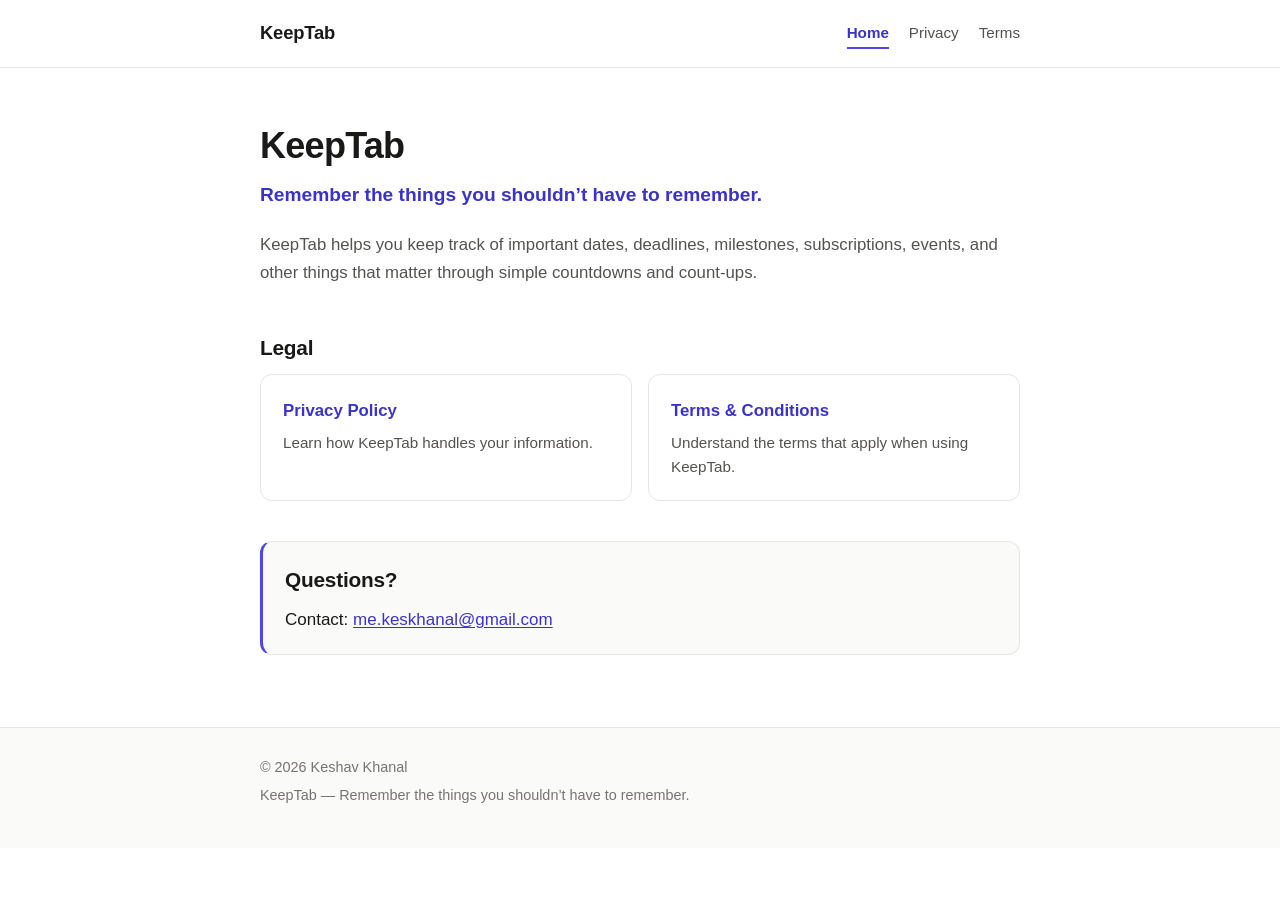
<file: index.html>
<!DOCTYPE html>
<html lang="en">
<head>
<meta charset="utf-8">
<meta name="viewport" content="width=device-width, initial-scale=1">
<title>KeepTab | Legal</title>
<meta name="description" content="Legal information for KeepTab, a countdown, count-up and deadline tracking app by Keshav Khanal. Read the Privacy Policy and Terms &amp; Conditions.">
<link rel="canonical" href="./index.html">
<link rel="stylesheet" href="./styles.css">
</head>
<body>

<header class="site-header">
  <div class="wrap">
    <a class="brand" href="./index.html">KeepTab</a>
    <nav class="site-nav" aria-label="Primary">
      <a href="./index.html" aria-current="page">Home</a>
      <a href="./privacy.html">Privacy</a>
      <a href="./terms.html">Terms</a>
    </nav>
  </div>
</header>

<main>
  <div class="wrap">
    <h1>KeepTab</h1>
    <p class="tagline">Remember the things you shouldn&rsquo;t have to remember.</p>
    <p class="lede">KeepTab helps you keep track of important dates, deadlines, milestones, subscriptions, events, and other things that matter through simple countdowns and count-ups.</p>

    <h2>Legal</h2>
    <div class="cards">
      <a class="card" href="./privacy.html">
        <span class="card-title">Privacy Policy</span>
        <span class="card-desc">Learn how KeepTab handles your information.</span>
      </a>
      <a class="card" href="./terms.html">
        <span class="card-title">Terms &amp; Conditions</span>
        <span class="card-desc">Understand the terms that apply when using KeepTab.</span>
      </a>
    </div>

    <section class="contact" aria-labelledby="questions">
      <h2 id="questions" class="flush">Questions?</h2>
      <p>Contact: <a href="mailto:me.keskhanal@gmail.com">me.keskhanal@gmail.com</a></p>
    </section>
  </div>
</main>

<footer class="site-footer">
  <div class="wrap">
    <p>&copy; 2026 Keshav Khanal</p>
    <p>KeepTab &mdash; Remember the things you shouldn&rsquo;t have to remember.</p>
  </div>
</footer>

</body>
</html>
</file>
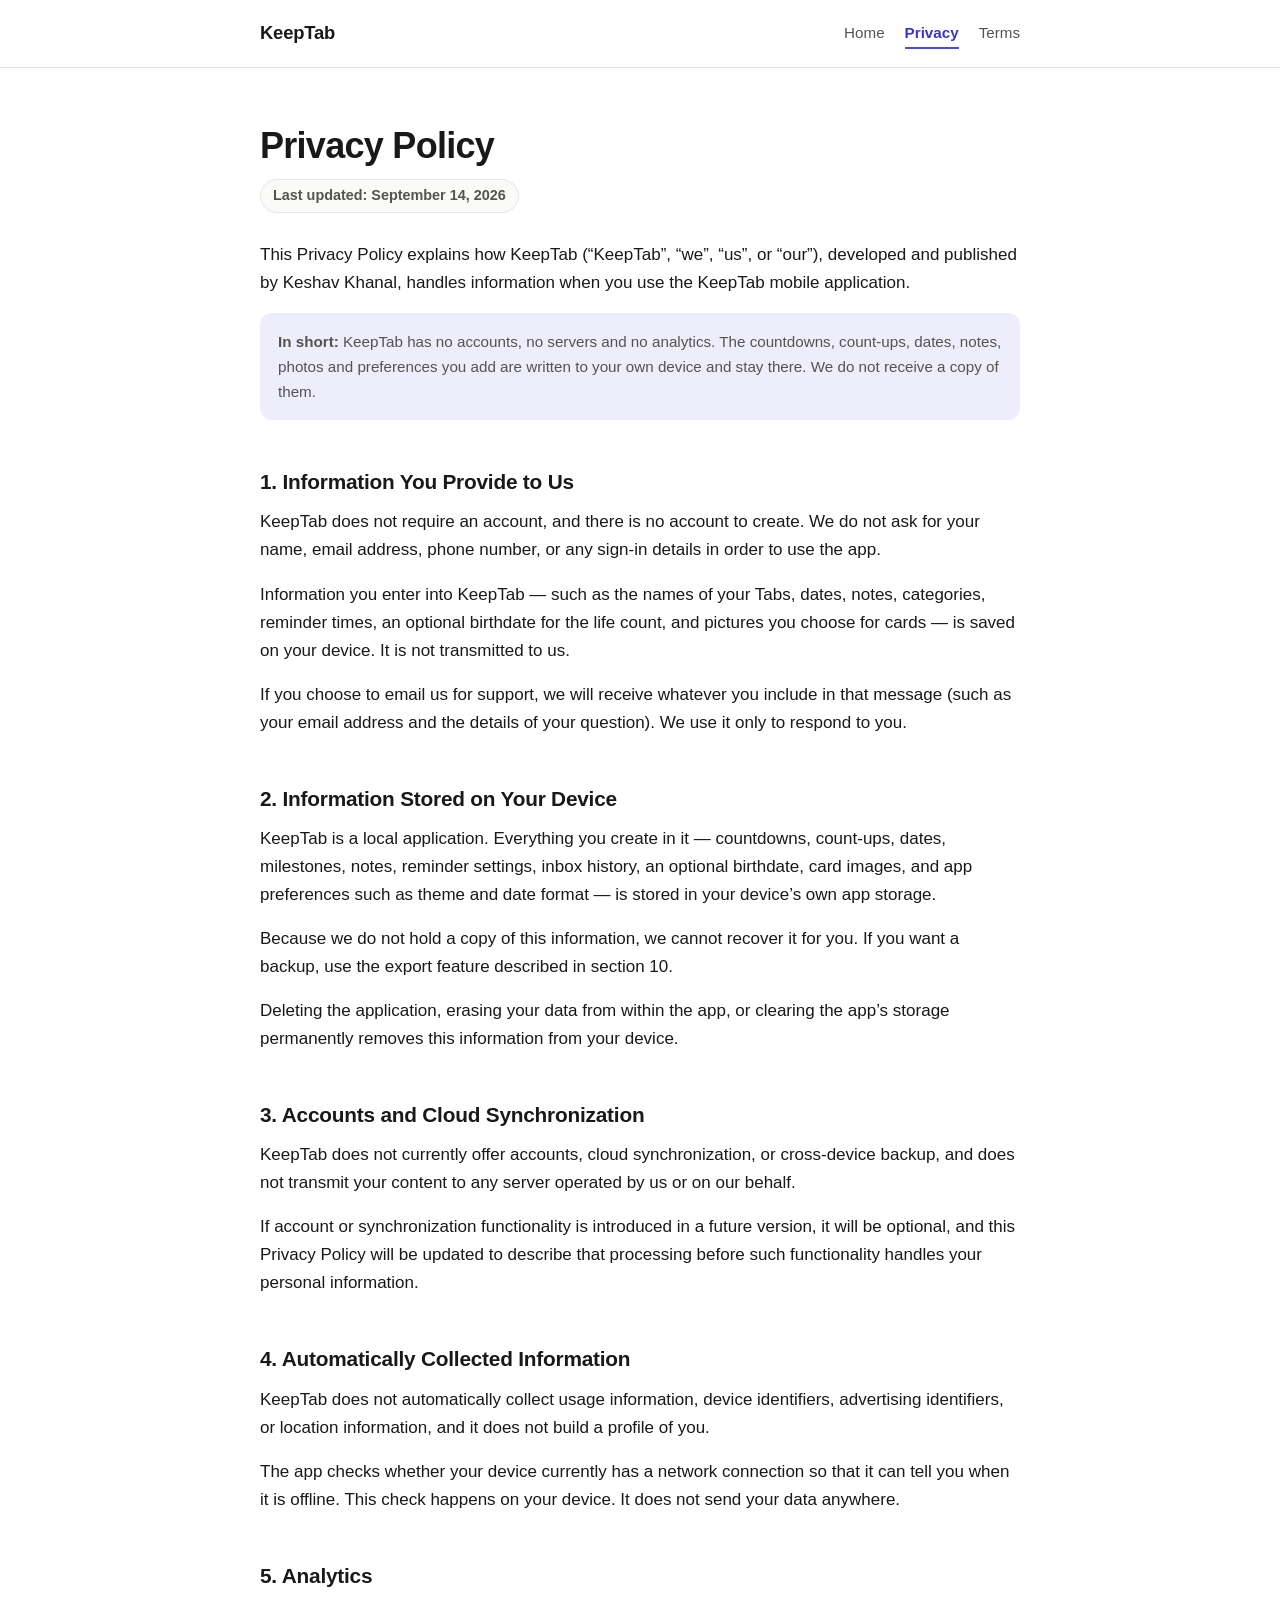
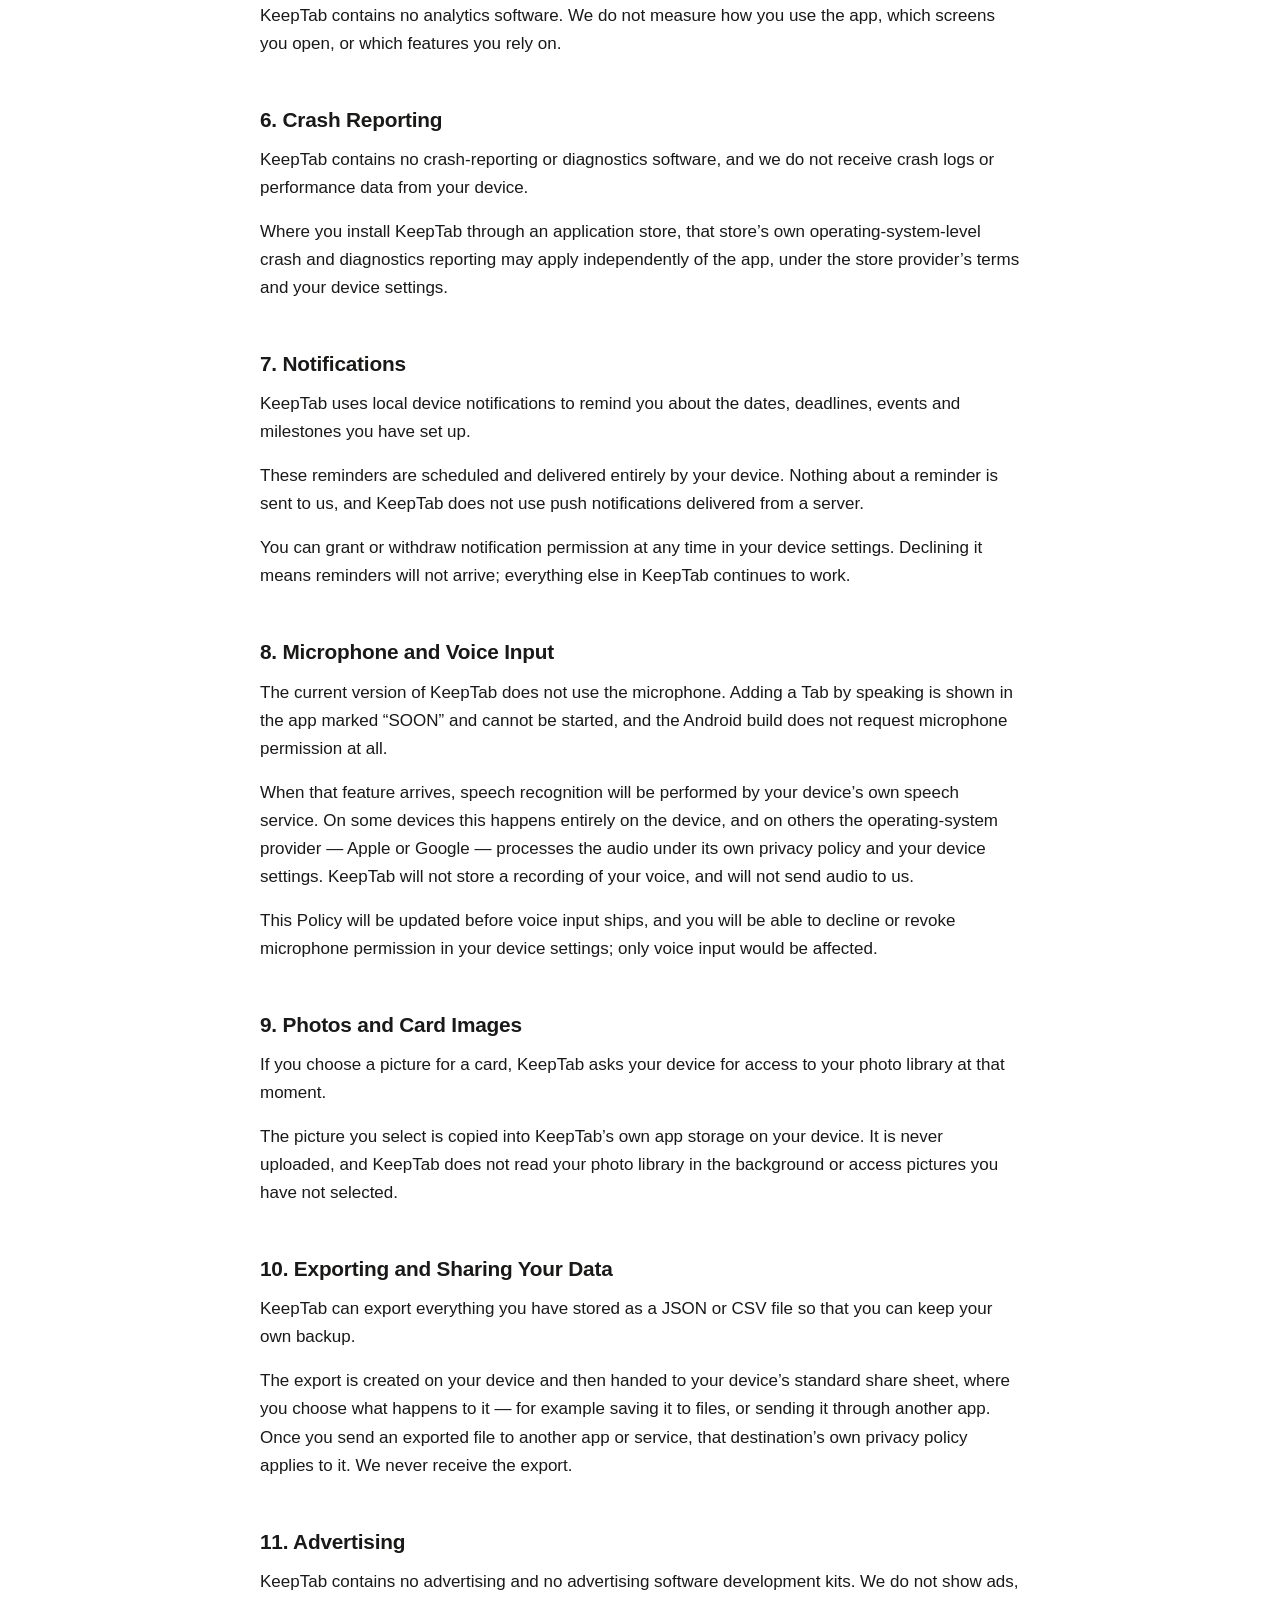
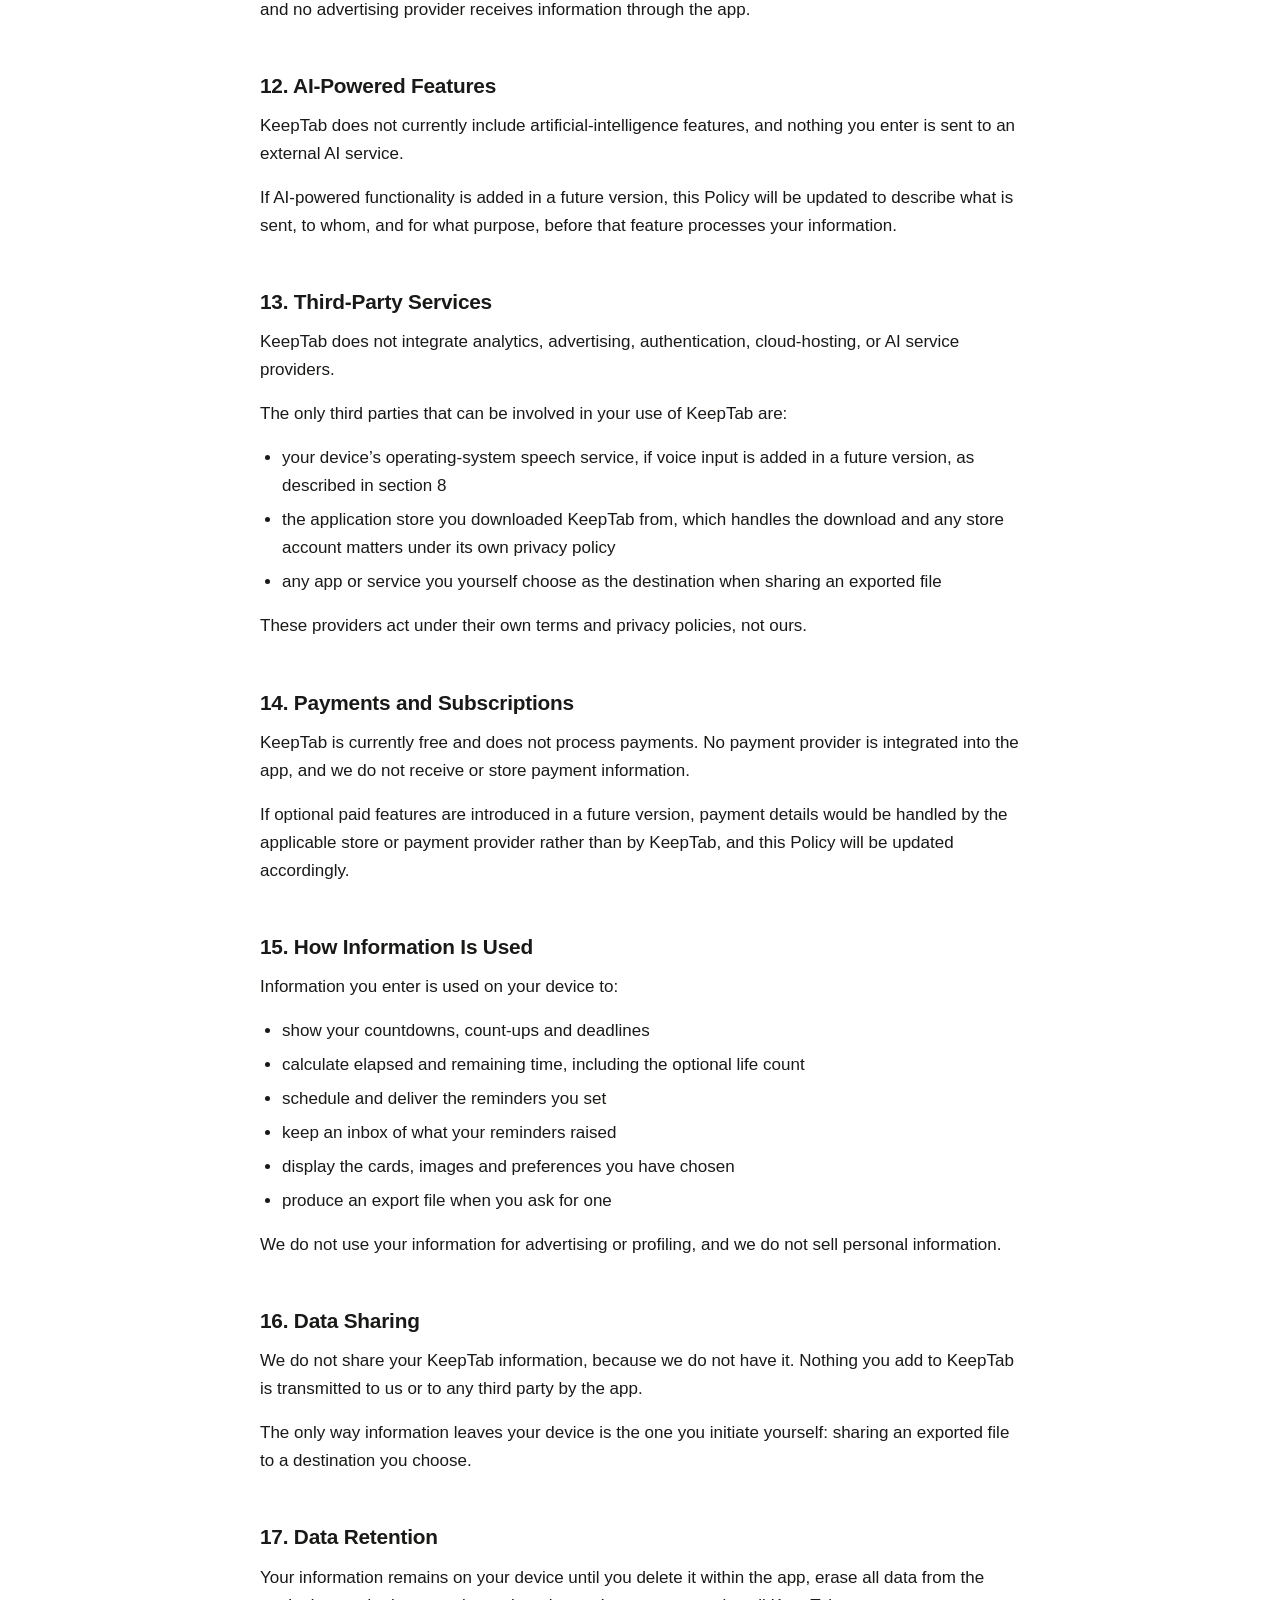
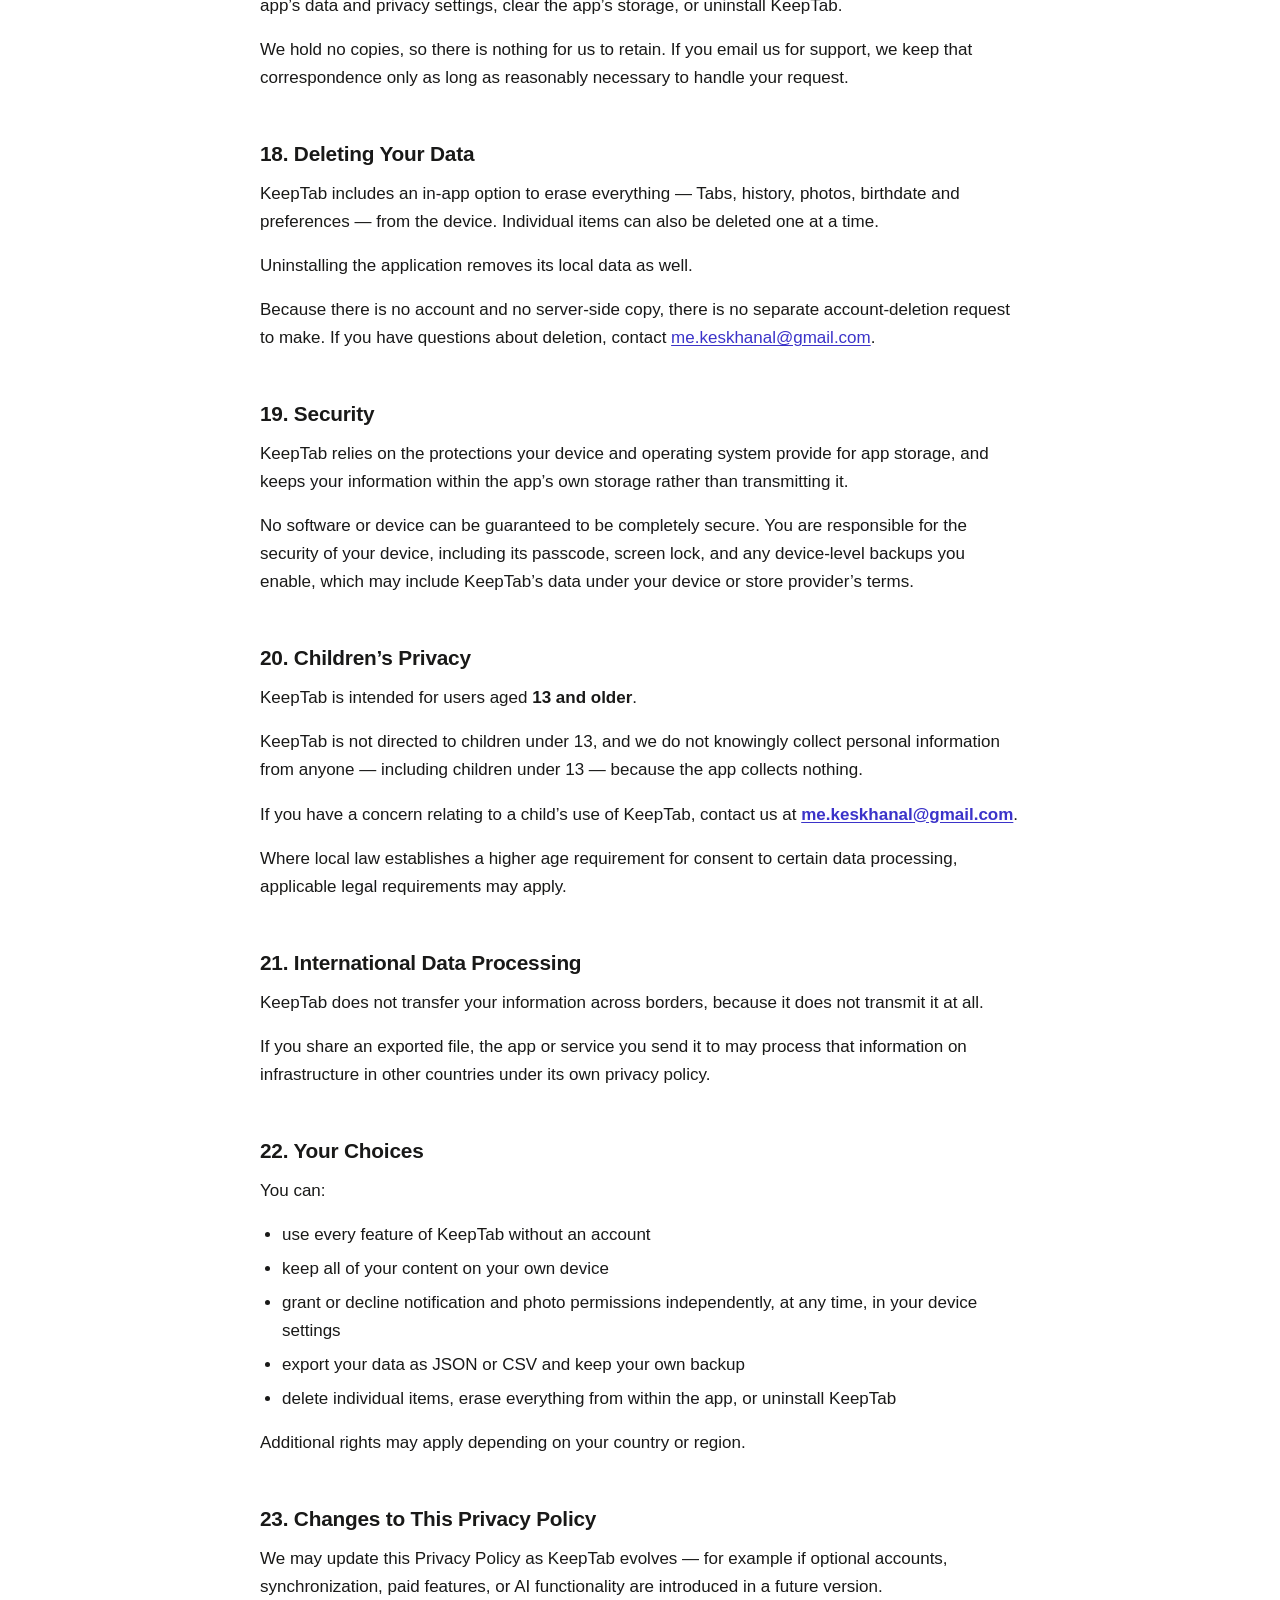
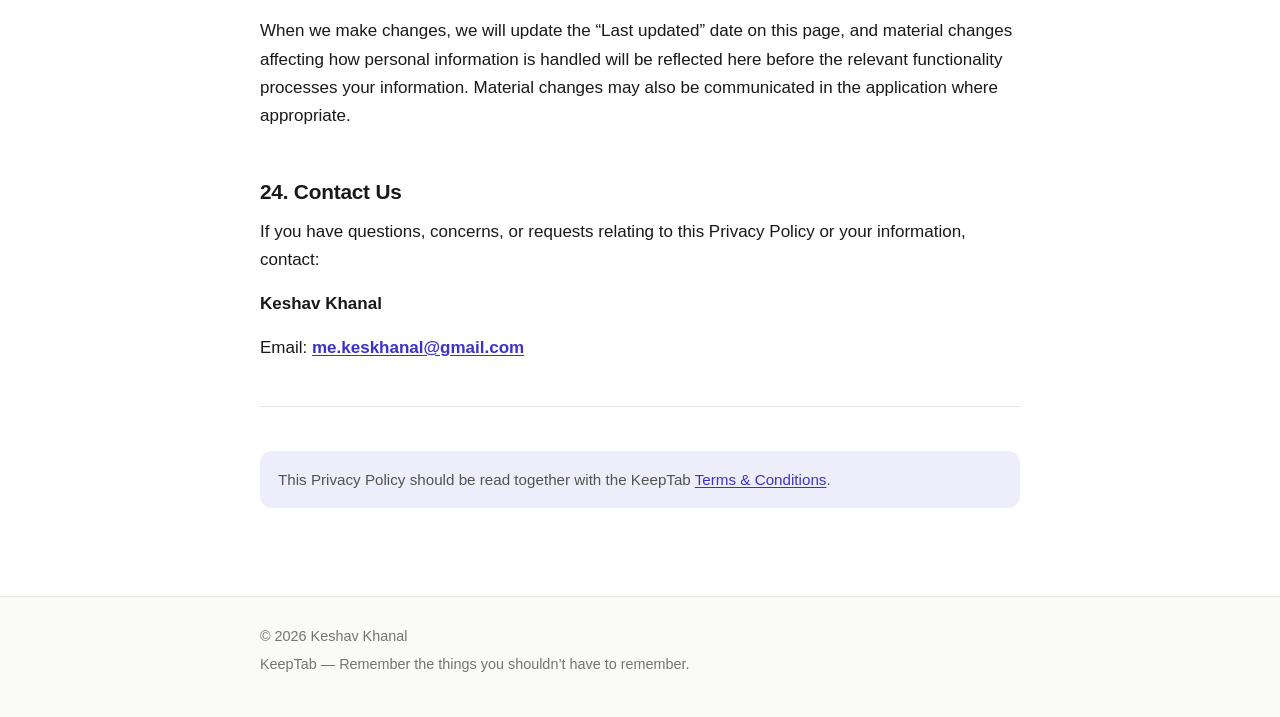
<file: privacy.html>
<!DOCTYPE html>
<html lang="en">
<head>
<meta charset="utf-8">
<meta name="viewport" content="width=device-width, initial-scale=1">
<title>Privacy Policy | KeepTab</title>
<meta name="description" content="How KeepTab, developed and published by Keshav Khanal, handles information. KeepTab has no accounts, no servers and no analytics — what you add stays on your device.">
<link rel="canonical" href="./privacy.html">
<link rel="stylesheet" href="./styles.css">
</head>
<body>

<header class="site-header">
  <div class="wrap">
    <a class="brand" href="./index.html">KeepTab</a>
    <nav class="site-nav" aria-label="Primary">
      <a href="./index.html">Home</a>
      <a href="./privacy.html" aria-current="page">Privacy</a>
      <a href="./terms.html">Terms</a>
    </nav>
  </div>
</header>

<main>
  <article class="wrap">
    <h1>Privacy Policy</h1>
    <p class="updated">Last updated: September 14, 2026</p>

    <p>This Privacy Policy explains how KeepTab (&ldquo;KeepTab&rdquo;, &ldquo;we&rdquo;, &ldquo;us&rdquo;, or &ldquo;our&rdquo;), developed and published by Keshav Khanal, handles information when you use the KeepTab mobile application.</p>

    <p class="note summary"><strong>In short:</strong> KeepTab has no accounts, no servers and no analytics. The countdowns, count-ups, dates, notes, photos and preferences you add are written to your own device and stay there. We do not receive a copy of them.</p>

    <h2>1. Information You Provide to Us</h2>
    <p>KeepTab does not require an account, and there is no account to create. We do not ask for your name, email address, phone number, or any sign-in details in order to use the app.</p>
    <p>Information you enter into KeepTab &mdash; such as the names of your Tabs, dates, notes, categories, reminder times, an optional birthdate for the life count, and pictures you choose for cards &mdash; is saved on your device. It is not transmitted to us.</p>
    <p>If you choose to email us for support, we will receive whatever you include in that message (such as your email address and the details of your question). We use it only to respond to you.</p>

    <h2>2. Information Stored on Your Device</h2>
    <p>KeepTab is a local application. Everything you create in it &mdash; countdowns, count-ups, dates, milestones, notes, reminder settings, inbox history, an optional birthdate, card images, and app preferences such as theme and date format &mdash; is stored in your device&rsquo;s own app storage.</p>
    <p>Because we do not hold a copy of this information, we cannot recover it for you. If you want a backup, use the export feature described in section&nbsp;10.</p>
    <p>Deleting the application, erasing your data from within the app, or clearing the app&rsquo;s storage permanently removes this information from your device.</p>

    <h2>3. Accounts and Cloud Synchronization</h2>
    <p>KeepTab does not currently offer accounts, cloud synchronization, or cross-device backup, and does not transmit your content to any server operated by us or on our behalf.</p>
    <p>If account or synchronization functionality is introduced in a future version, it will be optional, and this Privacy Policy will be updated to describe that processing before such functionality handles your personal information.</p>

    <h2>4. Automatically Collected Information</h2>
    <p>KeepTab does not automatically collect usage information, device identifiers, advertising identifiers, or location information, and it does not build a profile of you.</p>
    <p>The app checks whether your device currently has a network connection so that it can tell you when it is offline. This check happens on your device. It does not send your data anywhere.</p>

    <h2>5. Analytics</h2>
    <p>KeepTab contains no analytics software. We do not measure how you use the app, which screens you open, or which features you rely on.</p>

    <h2>6. Crash Reporting</h2>
    <p>KeepTab contains no crash-reporting or diagnostics software, and we do not receive crash logs or performance data from your device.</p>
    <p>Where you install KeepTab through an application store, that store&rsquo;s own operating-system-level crash and diagnostics reporting may apply independently of the app, under the store provider&rsquo;s terms and your device settings.</p>

    <h2>7. Notifications</h2>
    <p>KeepTab uses local device notifications to remind you about the dates, deadlines, events and milestones you have set up.</p>
    <p>These reminders are scheduled and delivered entirely by your device. Nothing about a reminder is sent to us, and KeepTab does not use push notifications delivered from a server.</p>
    <p>You can grant or withdraw notification permission at any time in your device settings. Declining it means reminders will not arrive; everything else in KeepTab continues to work.</p>

    <h2>8. Microphone and Voice Input</h2>
    <p>The current version of KeepTab does not use the microphone. Adding a Tab by speaking is shown in the app marked &ldquo;SOON&rdquo; and cannot be started, and the Android build does not request microphone permission at all.</p>
    <p>When that feature arrives, speech recognition will be performed by your device&rsquo;s own speech service. On some devices this happens entirely on the device, and on others the operating-system provider &mdash; Apple or Google &mdash; processes the audio under its own privacy policy and your device settings. KeepTab will not store a recording of your voice, and will not send audio to us.</p>
    <p>This Policy will be updated before voice input ships, and you will be able to decline or revoke microphone permission in your device settings; only voice input would be affected.</p>

    <h2>9. Photos and Card Images</h2>
    <p>If you choose a picture for a card, KeepTab asks your device for access to your photo library at that moment.</p>
    <p>The picture you select is copied into KeepTab&rsquo;s own app storage on your device. It is never uploaded, and KeepTab does not read your photo library in the background or access pictures you have not selected.</p>

    <h2>10. Exporting and Sharing Your Data</h2>
    <p>KeepTab can export everything you have stored as a JSON or CSV file so that you can keep your own backup.</p>
    <p>The export is created on your device and then handed to your device&rsquo;s standard share sheet, where you choose what happens to it &mdash; for example saving it to files, or sending it through another app. Once you send an exported file to another app or service, that destination&rsquo;s own privacy policy applies to it. We never receive the export.</p>

    <h2>11. Advertising</h2>
    <p>KeepTab contains no advertising and no advertising software development kits. We do not show ads, and no advertising provider receives information through the app.</p>

    <h2>12. AI-Powered Features</h2>
    <p>KeepTab does not currently include artificial-intelligence features, and nothing you enter is sent to an external AI service.</p>
    <p>If AI-powered functionality is added in a future version, this Policy will be updated to describe what is sent, to whom, and for what purpose, before that feature processes your information.</p>

    <h2>13. Third-Party Services</h2>
    <p>KeepTab does not integrate analytics, advertising, authentication, cloud-hosting, or AI service providers.</p>
    <p>The only third parties that can be involved in your use of KeepTab are:</p>
    <ul>
      <li>your device&rsquo;s operating-system speech service, if voice input is added in a future version, as described in section&nbsp;8</li>
      <li>the application store you downloaded KeepTab from, which handles the download and any store account matters under its own privacy policy</li>
      <li>any app or service you yourself choose as the destination when sharing an exported file</li>
    </ul>
    <p>These providers act under their own terms and privacy policies, not ours.</p>

    <h2>14. Payments and Subscriptions</h2>
    <p>KeepTab is currently free and does not process payments. No payment provider is integrated into the app, and we do not receive or store payment information.</p>
    <p>If optional paid features are introduced in a future version, payment details would be handled by the applicable store or payment provider rather than by KeepTab, and this Policy will be updated accordingly.</p>

    <h2>15. How Information Is Used</h2>
    <p>Information you enter is used on your device to:</p>
    <ul>
      <li>show your countdowns, count-ups and deadlines</li>
      <li>calculate elapsed and remaining time, including the optional life count</li>
      <li>schedule and deliver the reminders you set</li>
      <li>keep an inbox of what your reminders raised</li>
      <li>display the cards, images and preferences you have chosen</li>
      <li>produce an export file when you ask for one</li>
    </ul>
    <p>We do not use your information for advertising or profiling, and we do not sell personal information.</p>

    <h2>16. Data Sharing</h2>
    <p>We do not share your KeepTab information, because we do not have it. Nothing you add to KeepTab is transmitted to us or to any third party by the app.</p>
    <p>The only way information leaves your device is the one you initiate yourself: sharing an exported file to a destination you choose.</p>

    <h2>17. Data Retention</h2>
    <p>Your information remains on your device until you delete it within the app, erase all data from the app&rsquo;s data and privacy settings, clear the app&rsquo;s storage, or uninstall KeepTab.</p>
    <p>We hold no copies, so there is nothing for us to retain. If you email us for support, we keep that correspondence only as long as reasonably necessary to handle your request.</p>

    <h2>18. Deleting Your Data</h2>
    <p>KeepTab includes an in-app option to erase everything &mdash; Tabs, history, photos, birthdate and preferences &mdash; from the device. Individual items can also be deleted one at a time.</p>
    <p>Uninstalling the application removes its local data as well.</p>
    <p>Because there is no account and no server-side copy, there is no separate account-deletion request to make. If you have questions about deletion, contact <a href="mailto:me.keskhanal@gmail.com">me.keskhanal@gmail.com</a>.</p>

    <h2>19. Security</h2>
    <p>KeepTab relies on the protections your device and operating system provide for app storage, and keeps your information within the app&rsquo;s own storage rather than transmitting it.</p>
    <p>No software or device can be guaranteed to be completely secure. You are responsible for the security of your device, including its passcode, screen lock, and any device-level backups you enable, which may include KeepTab&rsquo;s data under your device or store provider&rsquo;s terms.</p>

    <h2>20. Children&rsquo;s Privacy</h2>
    <p>KeepTab is intended for users aged <strong>13 and older</strong>.</p>
    <p>KeepTab is not directed to children under 13, and we do not knowingly collect personal information from anyone &mdash; including children under 13 &mdash; because the app collects nothing.</p>
    <p>If you have a concern relating to a child&rsquo;s use of KeepTab, contact us at <strong><a href="mailto:me.keskhanal@gmail.com">me.keskhanal@gmail.com</a></strong>.</p>
    <p>Where local law establishes a higher age requirement for consent to certain data processing, applicable legal requirements may apply.</p>

    <h2>21. International Data Processing</h2>
    <p>KeepTab does not transfer your information across borders, because it does not transmit it at all.</p>
    <p>If you share an exported file, the app or service you send it to may process that information on infrastructure in other countries under its own privacy policy.</p>

    <h2>22. Your Choices</h2>
    <p>You can:</p>
    <ul>
      <li>use every feature of KeepTab without an account</li>
      <li>keep all of your content on your own device</li>
      <li>grant or decline notification and photo permissions independently, at any time, in your device settings</li>
      <li>export your data as JSON or CSV and keep your own backup</li>
      <li>delete individual items, erase everything from within the app, or uninstall KeepTab</li>
    </ul>
    <p>Additional rights may apply depending on your country or region.</p>

    <h2>23. Changes to This Privacy Policy</h2>
    <p>We may update this Privacy Policy as KeepTab evolves &mdash; for example if optional accounts, synchronization, paid features, or AI functionality are introduced in a future version.</p>
    <p>When we make changes, we will update the &ldquo;Last updated&rdquo; date on this page, and material changes affecting how personal information is handled will be reflected here before the relevant functionality processes your information. Material changes may also be communicated in the application where appropriate.</p>

    <h2>24. Contact Us</h2>
    <p>If you have questions, concerns, or requests relating to this Privacy Policy or your information, contact:</p>
    <p><strong>Keshav Khanal</strong></p>
    <p>Email: <strong><a href="mailto:me.keskhanal@gmail.com">me.keskhanal@gmail.com</a></strong></p>

    <hr>

    <p class="note">This Privacy Policy should be read together with the KeepTab <a href="./terms.html">Terms &amp; Conditions</a>.</p>
  </article>
</main>

<footer class="site-footer">
  <div class="wrap">
    <p>&copy; 2026 Keshav Khanal</p>
    <p>KeepTab &mdash; Remember the things you shouldn&rsquo;t have to remember.</p>
  </div>
</footer>

</body>
</html>
</file>
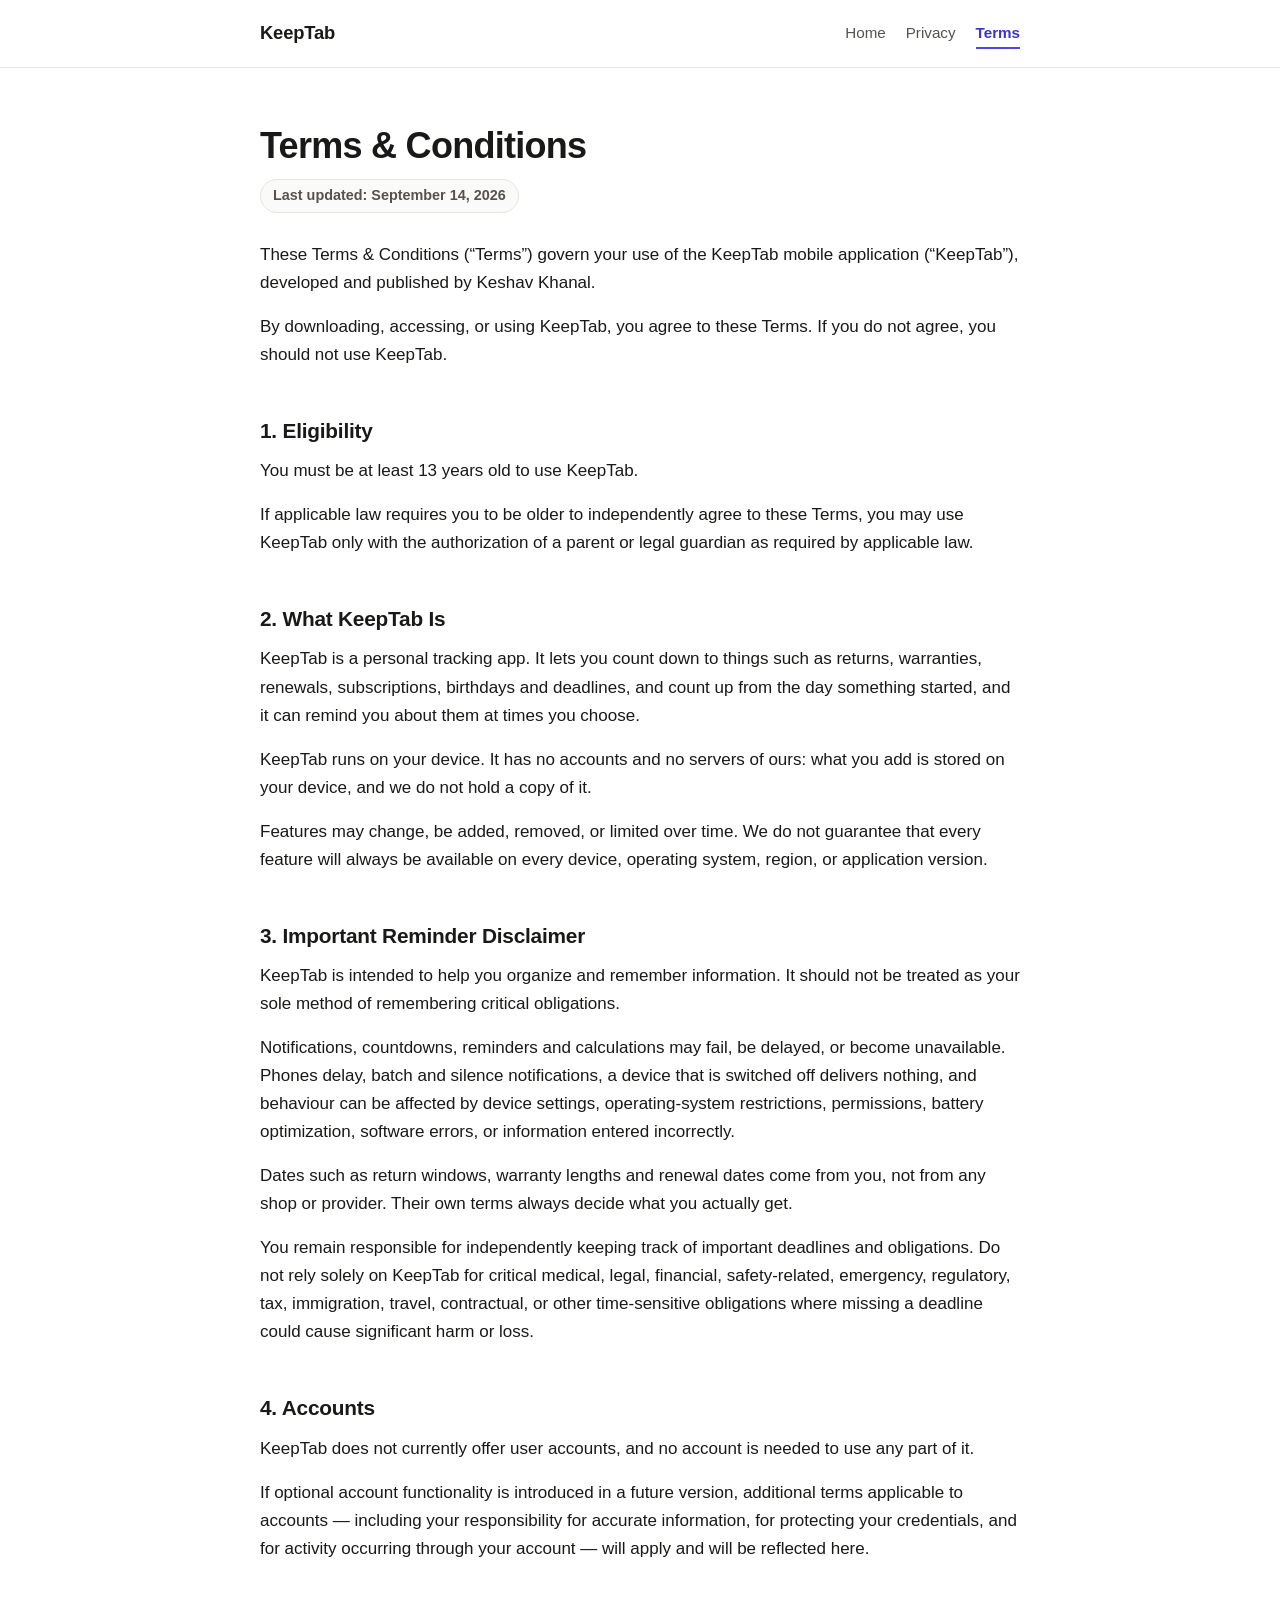
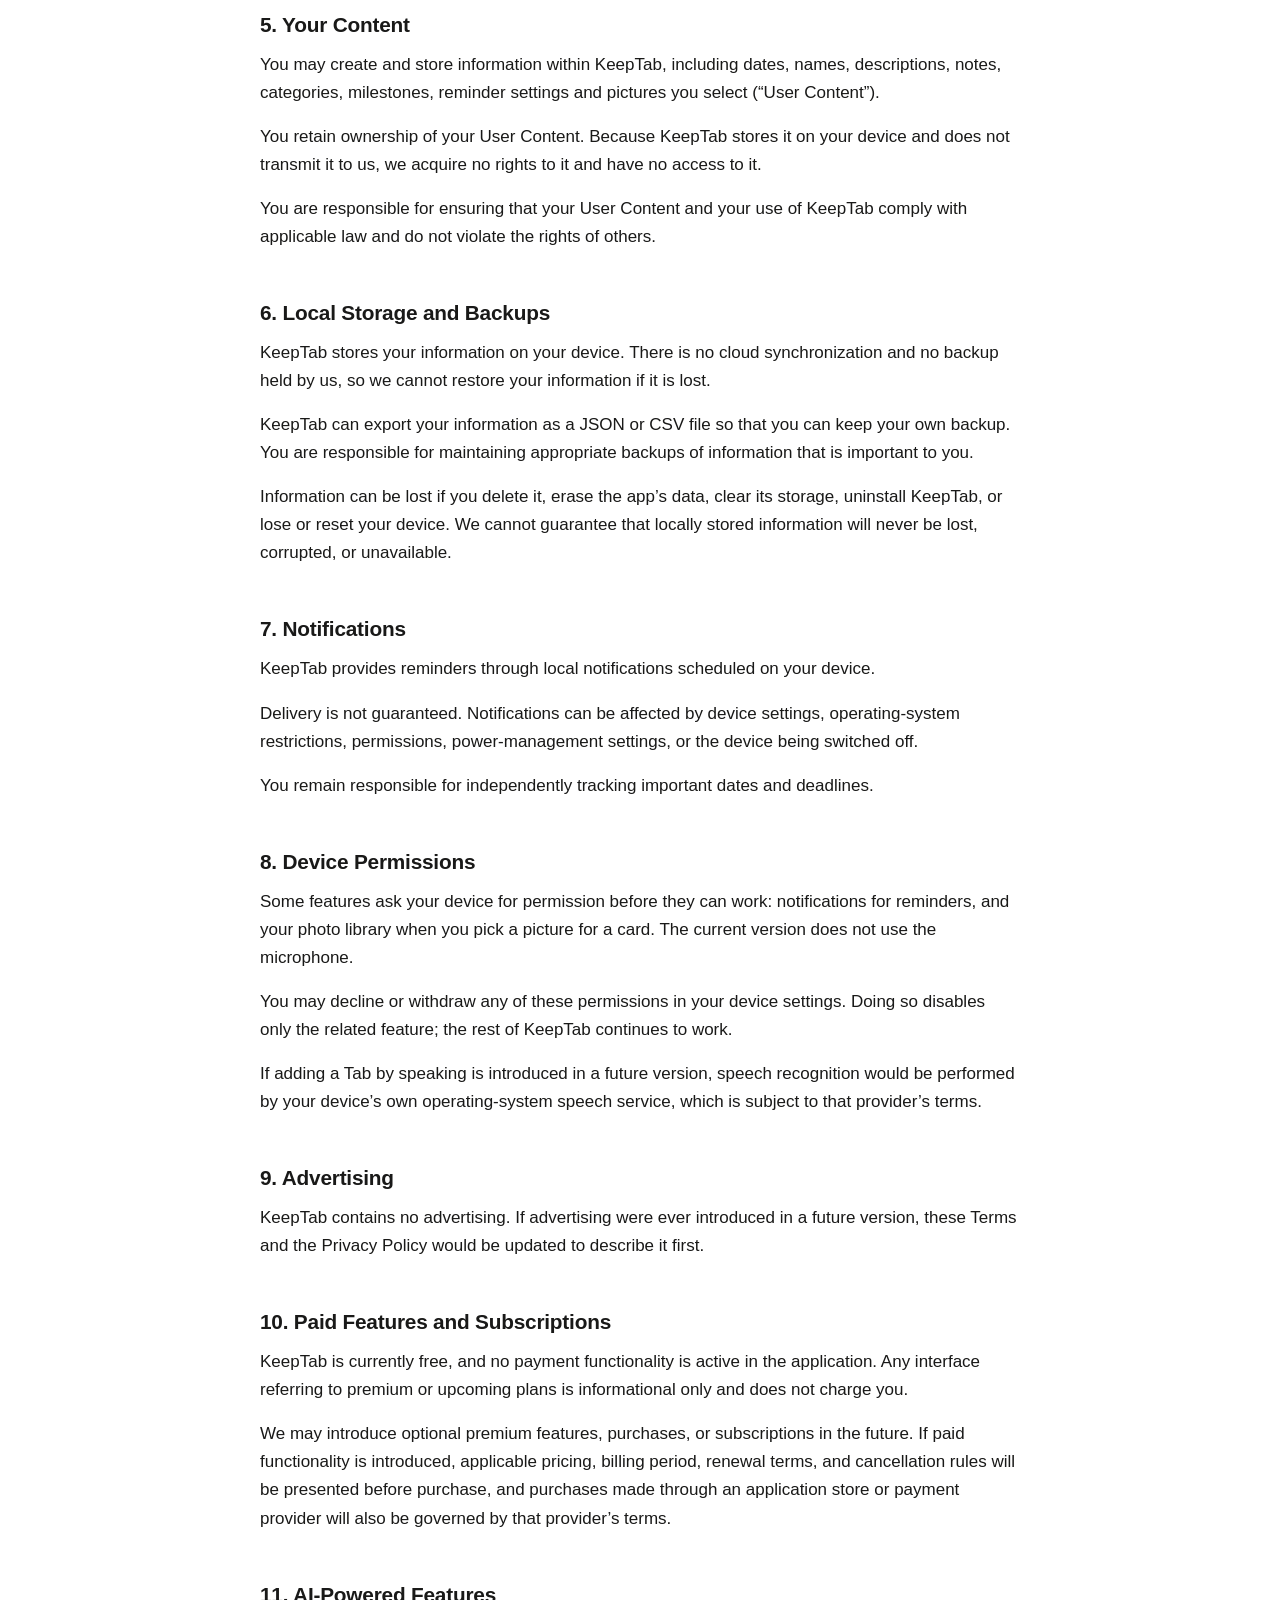
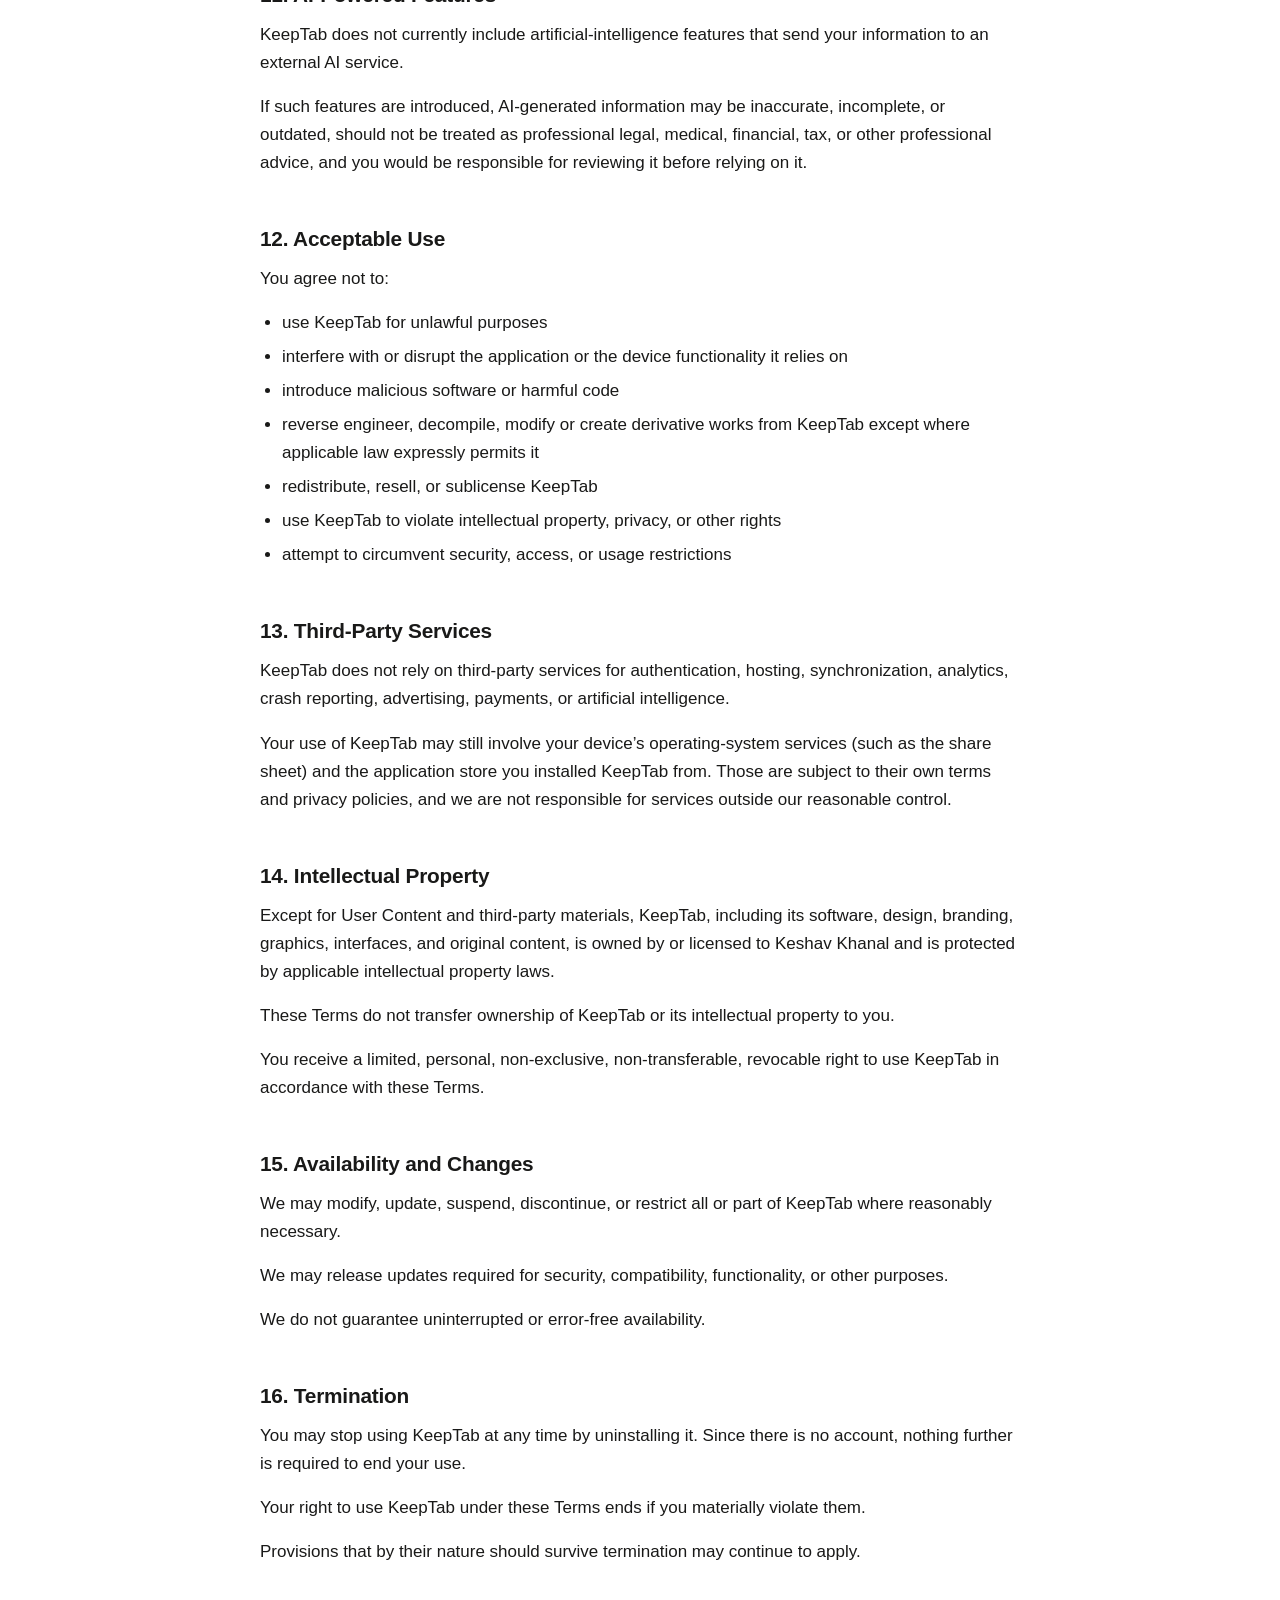
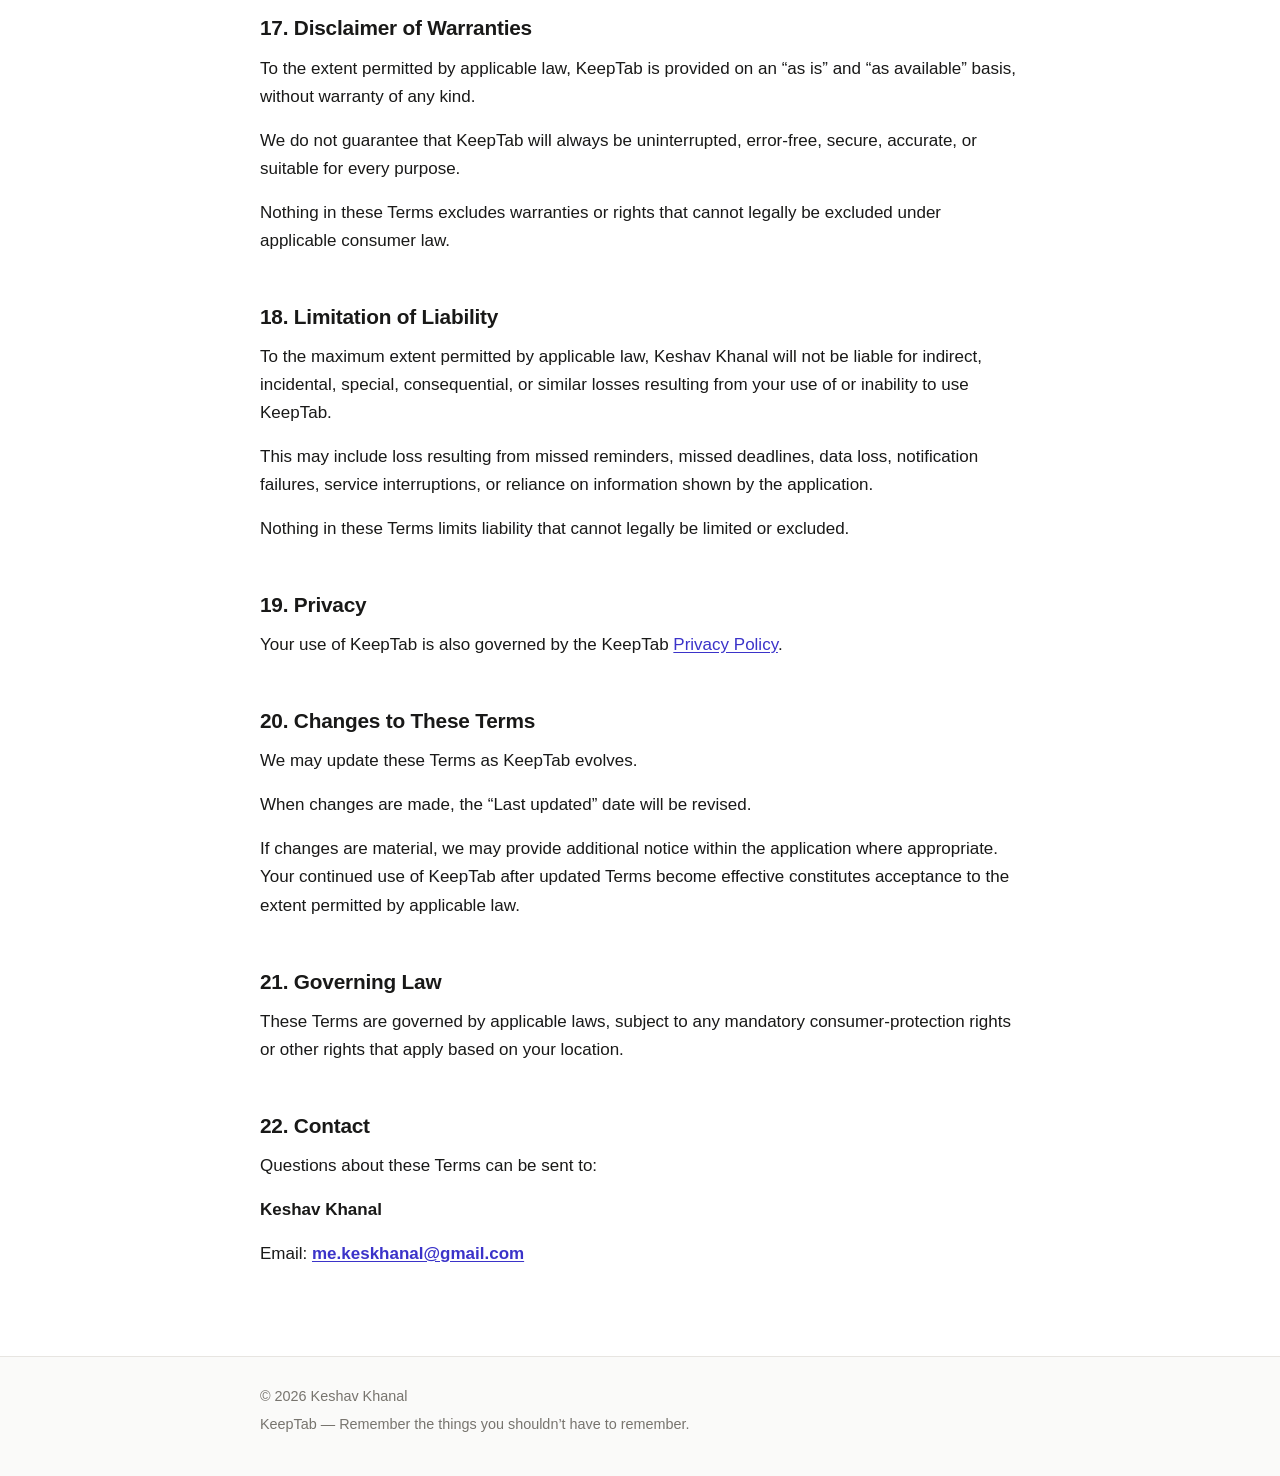
<file: terms.html>
<!DOCTYPE html>
<html lang="en">
<head>
<meta charset="utf-8">
<meta name="viewport" content="width=device-width, initial-scale=1">
<title>Terms &amp; Conditions | KeepTab</title>
<meta name="description" content="The terms that apply when you use KeepTab, the countdown and deadline tracking app developed and published by Keshav Khanal.">
<link rel="canonical" href="./terms.html">
<link rel="stylesheet" href="./styles.css">
</head>
<body>

<header class="site-header">
  <div class="wrap">
    <a class="brand" href="./index.html">KeepTab</a>
    <nav class="site-nav" aria-label="Primary">
      <a href="./index.html">Home</a>
      <a href="./privacy.html">Privacy</a>
      <a href="./terms.html" aria-current="page">Terms</a>
    </nav>
  </div>
</header>

<main>
  <article class="wrap">
    <h1>Terms &amp; Conditions</h1>
    <p class="updated">Last updated: September 14, 2026</p>

    <p>These Terms &amp; Conditions (&ldquo;Terms&rdquo;) govern your use of the KeepTab mobile application (&ldquo;KeepTab&rdquo;), developed and published by Keshav Khanal.</p>

    <p>By downloading, accessing, or using KeepTab, you agree to these Terms. If you do not agree, you should not use KeepTab.</p>

    <h2>1. Eligibility</h2>
    <p>You must be at least 13 years old to use KeepTab.</p>
    <p>If applicable law requires you to be older to independently agree to these Terms, you may use KeepTab only with the authorization of a parent or legal guardian as required by applicable law.</p>

    <h2>2. What KeepTab Is</h2>
    <p>KeepTab is a personal tracking app. It lets you count down to things such as returns, warranties, renewals, subscriptions, birthdays and deadlines, and count up from the day something started, and it can remind you about them at times you choose.</p>
    <p>KeepTab runs on your device. It has no accounts and no servers of ours: what you add is stored on your device, and we do not hold a copy of it.</p>
    <p>Features may change, be added, removed, or limited over time. We do not guarantee that every feature will always be available on every device, operating system, region, or application version.</p>

    <h2>3. Important Reminder Disclaimer</h2>
    <p>KeepTab is intended to help you organize and remember information. It should not be treated as your sole method of remembering critical obligations.</p>
    <p>Notifications, countdowns, reminders and calculations may fail, be delayed, or become unavailable. Phones delay, batch and silence notifications, a device that is switched off delivers nothing, and behaviour can be affected by device settings, operating-system restrictions, permissions, battery optimization, software errors, or information entered incorrectly.</p>
    <p>Dates such as return windows, warranty lengths and renewal dates come from you, not from any shop or provider. Their own terms always decide what you actually get.</p>
    <p>You remain responsible for independently keeping track of important deadlines and obligations. Do not rely solely on KeepTab for critical medical, legal, financial, safety-related, emergency, regulatory, tax, immigration, travel, contractual, or other time-sensitive obligations where missing a deadline could cause significant harm or loss.</p>

    <h2>4. Accounts</h2>
    <p>KeepTab does not currently offer user accounts, and no account is needed to use any part of it.</p>
    <p>If optional account functionality is introduced in a future version, additional terms applicable to accounts &mdash; including your responsibility for accurate information, for protecting your credentials, and for activity occurring through your account &mdash; will apply and will be reflected here.</p>

    <h2>5. Your Content</h2>
    <p>You may create and store information within KeepTab, including dates, names, descriptions, notes, categories, milestones, reminder settings and pictures you select (&ldquo;User Content&rdquo;).</p>
    <p>You retain ownership of your User Content. Because KeepTab stores it on your device and does not transmit it to us, we acquire no rights to it and have no access to it.</p>
    <p>You are responsible for ensuring that your User Content and your use of KeepTab comply with applicable law and do not violate the rights of others.</p>

    <h2>6. Local Storage and Backups</h2>
    <p>KeepTab stores your information on your device. There is no cloud synchronization and no backup held by us, so we cannot restore your information if it is lost.</p>
    <p>KeepTab can export your information as a JSON or CSV file so that you can keep your own backup. You are responsible for maintaining appropriate backups of information that is important to you.</p>
    <p>Information can be lost if you delete it, erase the app&rsquo;s data, clear its storage, uninstall KeepTab, or lose or reset your device. We cannot guarantee that locally stored information will never be lost, corrupted, or unavailable.</p>

    <h2>7. Notifications</h2>
    <p>KeepTab provides reminders through local notifications scheduled on your device.</p>
    <p>Delivery is not guaranteed. Notifications can be affected by device settings, operating-system restrictions, permissions, power-management settings, or the device being switched off.</p>
    <p>You remain responsible for independently tracking important dates and deadlines.</p>

    <h2>8. Device Permissions</h2>
    <p>Some features ask your device for permission before they can work: notifications for reminders, and your photo library when you pick a picture for a card. The current version does not use the microphone.</p>
    <p>You may decline or withdraw any of these permissions in your device settings. Doing so disables only the related feature; the rest of KeepTab continues to work.</p>
    <p>If adding a Tab by speaking is introduced in a future version, speech recognition would be performed by your device&rsquo;s own operating-system speech service, which is subject to that provider&rsquo;s terms.</p>

    <h2>9. Advertising</h2>
    <p>KeepTab contains no advertising. If advertising were ever introduced in a future version, these Terms and the Privacy Policy would be updated to describe it first.</p>

    <h2>10. Paid Features and Subscriptions</h2>
    <p>KeepTab is currently free, and no payment functionality is active in the application. Any interface referring to premium or upcoming plans is informational only and does not charge you.</p>
    <p>We may introduce optional premium features, purchases, or subscriptions in the future. If paid functionality is introduced, applicable pricing, billing period, renewal terms, and cancellation rules will be presented before purchase, and purchases made through an application store or payment provider will also be governed by that provider&rsquo;s terms.</p>

    <h2>11. AI-Powered Features</h2>
    <p>KeepTab does not currently include artificial-intelligence features that send your information to an external AI service.</p>
    <p>If such features are introduced, AI-generated information may be inaccurate, incomplete, or outdated, should not be treated as professional legal, medical, financial, tax, or other professional advice, and you would be responsible for reviewing it before relying on it.</p>

    <h2>12. Acceptable Use</h2>
    <p>You agree not to:</p>
    <ul>
      <li>use KeepTab for unlawful purposes</li>
      <li>interfere with or disrupt the application or the device functionality it relies on</li>
      <li>introduce malicious software or harmful code</li>
      <li>reverse engineer, decompile, modify or create derivative works from KeepTab except where applicable law expressly permits it</li>
      <li>redistribute, resell, or sublicense KeepTab</li>
      <li>use KeepTab to violate intellectual property, privacy, or other rights</li>
      <li>attempt to circumvent security, access, or usage restrictions</li>
    </ul>

    <h2>13. Third-Party Services</h2>
    <p>KeepTab does not rely on third-party services for authentication, hosting, synchronization, analytics, crash reporting, advertising, payments, or artificial intelligence.</p>
    <p>Your use of KeepTab may still involve your device&rsquo;s operating-system services (such as the share sheet) and the application store you installed KeepTab from. Those are subject to their own terms and privacy policies, and we are not responsible for services outside our reasonable control.</p>

    <h2>14. Intellectual Property</h2>
    <p>Except for User Content and third-party materials, KeepTab, including its software, design, branding, graphics, interfaces, and original content, is owned by or licensed to Keshav Khanal and is protected by applicable intellectual property laws.</p>
    <p>These Terms do not transfer ownership of KeepTab or its intellectual property to you.</p>
    <p>You receive a limited, personal, non-exclusive, non-transferable, revocable right to use KeepTab in accordance with these Terms.</p>

    <h2>15. Availability and Changes</h2>
    <p>We may modify, update, suspend, discontinue, or restrict all or part of KeepTab where reasonably necessary.</p>
    <p>We may release updates required for security, compatibility, functionality, or other purposes.</p>
    <p>We do not guarantee uninterrupted or error-free availability.</p>

    <h2>16. Termination</h2>
    <p>You may stop using KeepTab at any time by uninstalling it. Since there is no account, nothing further is required to end your use.</p>
    <p>Your right to use KeepTab under these Terms ends if you materially violate them.</p>
    <p>Provisions that by their nature should survive termination may continue to apply.</p>

    <h2>17. Disclaimer of Warranties</h2>
    <p>To the extent permitted by applicable law, KeepTab is provided on an &ldquo;as is&rdquo; and &ldquo;as available&rdquo; basis, without warranty of any kind.</p>
    <p>We do not guarantee that KeepTab will always be uninterrupted, error-free, secure, accurate, or suitable for every purpose.</p>
    <p>Nothing in these Terms excludes warranties or rights that cannot legally be excluded under applicable consumer law.</p>

    <h2>18. Limitation of Liability</h2>
    <p>To the maximum extent permitted by applicable law, Keshav Khanal will not be liable for indirect, incidental, special, consequential, or similar losses resulting from your use of or inability to use KeepTab.</p>
    <p>This may include loss resulting from missed reminders, missed deadlines, data loss, notification failures, service interruptions, or reliance on information shown by the application.</p>
    <p>Nothing in these Terms limits liability that cannot legally be limited or excluded.</p>

    <h2>19. Privacy</h2>
    <p>Your use of KeepTab is also governed by the KeepTab <a href="./privacy.html">Privacy Policy</a>.</p>

    <h2>20. Changes to These Terms</h2>
    <p>We may update these Terms as KeepTab evolves.</p>
    <p>When changes are made, the &ldquo;Last updated&rdquo; date will be revised.</p>
    <p>If changes are material, we may provide additional notice within the application where appropriate. Your continued use of KeepTab after updated Terms become effective constitutes acceptance to the extent permitted by applicable law.</p>

    <h2>21. Governing Law</h2>
    <p>These Terms are governed by applicable laws, subject to any mandatory consumer-protection rights or other rights that apply based on your location.</p>

    <h2>22. Contact</h2>
    <p>Questions about these Terms can be sent to:</p>
    <p><strong>Keshav Khanal</strong></p>
    <p>Email: <strong><a href="mailto:me.keskhanal@gmail.com">me.keskhanal@gmail.com</a></strong></p>
  </article>
</main>

<footer class="site-footer">
  <div class="wrap">
    <p>&copy; 2026 Keshav Khanal</p>
    <p>KeepTab &mdash; Remember the things you shouldn&rsquo;t have to remember.</p>
  </div>
</footer>

</body>
</html>
</file>
<file: styles.css>
/* KeepTab legal site — plain CSS, no build step, no JS, no tracking. */

:root {
  --kt-blue: #4f46e5;
  --kt-blue-ink: #3b33c9;
  --kt-blue-soft: #eeedfb;
  --ink: #191918;
  --ink-muted: #55534f;
  --ink-faint: #77746e;
  --bg: #ffffff;
  --bg-alt: #fafaf9;
  --border: #e7e5e1;
  --radius: 12px;
  --content: 800px;
}

*,
*::before,
*::after {
  box-sizing: border-box;
}

html {
  -webkit-text-size-adjust: 100%;
}

body {
  margin: 0;
  background: var(--bg);
  color: var(--ink);
  font-family: -apple-system, BlinkMacSystemFont, "Segoe UI", Roboto, Helvetica,
    Arial, "Noto Sans", sans-serif, "Apple Color Emoji", "Segoe UI Emoji";
  font-size: 17px;
  line-height: 1.65;
  -webkit-font-smoothing: antialiased;
}

.wrap {
  width: 100%;
  max-width: var(--content);
  margin: 0 auto;
  padding: 0 20px;
}

a {
  color: var(--kt-blue-ink);
  text-decoration: underline;
  text-underline-offset: 2px;
}

a:hover {
  color: var(--kt-blue);
}

a:focus-visible,
.card:focus-visible {
  outline: 2px solid var(--kt-blue);
  outline-offset: 3px;
  border-radius: 4px;
}

/* ---------- Header ---------- */

.site-header {
  border-bottom: 1px solid var(--border);
  background: var(--bg);
}

.site-header .wrap {
  display: flex;
  flex-wrap: wrap;
  align-items: center;
  justify-content: space-between;
  gap: 8px 24px;
  padding-top: 18px;
  padding-bottom: 18px;
}

.brand {
  font-size: 1.15rem;
  font-weight: 700;
  letter-spacing: -0.01em;
  color: var(--ink);
  text-decoration: none;
}

.brand:hover {
  color: var(--kt-blue-ink);
}

.site-nav {
  display: flex;
  flex-wrap: wrap;
  gap: 6px 20px;
  font-size: 0.95rem;
}

.site-nav a {
  color: var(--ink-muted);
  text-decoration: none;
  padding: 2px 0;
  border-bottom: 2px solid transparent;
}

.site-nav a:hover {
  color: var(--kt-blue-ink);
}

.site-nav a[aria-current="page"] {
  color: var(--kt-blue-ink);
  font-weight: 600;
  border-bottom-color: var(--kt-blue);
}

/* ---------- Main ---------- */

main {
  padding: 56px 0 72px;
}

h1 {
  font-size: 2.25rem;
  line-height: 1.2;
  letter-spacing: -0.02em;
  margin: 0 0 12px;
}

h2 {
  font-size: 1.3rem;
  line-height: 1.35;
  letter-spacing: -0.01em;
  margin: 44px 0 12px;
  padding-top: 4px;
}

h3 {
  font-size: 1.05rem;
  margin: 28px 0 8px;
}

p {
  margin: 0 0 16px;
}

ul {
  margin: 0 0 16px;
  padding-left: 22px;
}

li {
  margin-bottom: 6px;
}

strong {
  font-weight: 650;
}

hr {
  border: 0;
  border-top: 1px solid var(--border);
  margin: 44px 0;
}

.tagline {
  font-size: 1.2rem;
  font-weight: 600;
  color: var(--kt-blue-ink);
  margin: 0 0 20px;
}

.lede {
  font-size: 1.05rem;
  color: var(--ink-muted);
}

.updated {
  display: inline-block;
  font-size: 0.9rem;
  font-weight: 600;
  color: var(--ink-muted);
  background: var(--bg-alt);
  border: 1px solid var(--border);
  border-radius: 999px;
  padding: 4px 12px;
  margin: 0 0 28px;
}

/* ---------- Legal cards (home) ---------- */

.cards {
  display: grid;
  grid-template-columns: repeat(auto-fit, minmax(260px, 1fr));
  gap: 16px;
  margin: 0 0 40px;
}

.card {
  display: block;
  padding: 22px;
  border: 1px solid var(--border);
  border-radius: var(--radius);
  background: var(--bg);
  text-decoration: none;
  color: inherit;
  transition: border-color 0.15s ease, box-shadow 0.15s ease,
    transform 0.15s ease;
}

.card:hover {
  border-color: var(--kt-blue);
  box-shadow: 0 2px 14px rgba(79, 70, 229, 0.12);
  transform: translateY(-1px);
}

.card-title {
  display: block;
  font-size: 1.05rem;
  font-weight: 650;
  color: var(--kt-blue-ink);
  margin-bottom: 6px;
}

.card-desc {
  display: block;
  font-size: 0.95rem;
  color: var(--ink-muted);
  line-height: 1.55;
}

/* ---------- Contact block ---------- */

.contact {
  border: 1px solid var(--border);
  border-left: 3px solid var(--kt-blue);
  background: var(--bg-alt);
  border-radius: var(--radius);
  padding: 20px 22px;
}

.contact p:last-child {
  margin-bottom: 0;
}

.note {
  font-size: 0.95rem;
  color: var(--ink-muted);
  background: var(--kt-blue-soft);
  border-radius: var(--radius);
  padding: 16px 18px;
  margin-top: 32px;
}

/* ---------- Footer ---------- */

.site-footer {
  border-top: 1px solid var(--border);
  background: var(--bg-alt);
  padding: 28px 0 36px;
  font-size: 0.9rem;
  color: var(--ink-faint);
}

.site-footer p {
  margin: 0 0 4px;
}

/* ---------- Small screens ---------- */

@media (max-width: 600px) {
  body {
    font-size: 16px;
  }

  main {
    padding: 36px 0 52px;
  }

  h1 {
    font-size: 1.8rem;
  }

  h2 {
    font-size: 1.18rem;
    margin-top: 36px;
  }

  .site-header .wrap {
    flex-direction: column;
    align-items: flex-start;
  }
}

/* ---------- Print ---------- */

@media print {
  :root {
    --content: 100%;
  }

  body {
    font-size: 11pt;
    line-height: 1.5;
    color: #000;
    background: #fff;
  }

  .site-header,
  .site-nav,
  .cards {
    display: none;
  }

  .site-footer {
    border-top: 1px solid #999;
    background: transparent;
    color: #000;
    padding: 12pt 0 0;
  }

  main {
    padding: 0;
  }

  .wrap {
    padding: 0;
    max-width: none;
  }

  a {
    color: #000;
    text-decoration: none;
  }

  .note,
  .contact {
    background: transparent;
    border: 1px solid #999;
  }

  .updated {
    background: transparent;
  }

  h1,
  h2,
  h3 {
    page-break-after: avoid;
    break-after: avoid-page;
  }

  p,
  ul,
  li {
    page-break-inside: avoid;
    break-inside: avoid;
  }
}

/* Utility: first heading inside a boxed block, and the policy summary note. */
.flush {
  margin-top: 0;
}

.summary {
  margin-top: 0;
  margin-bottom: 26px;
}
</file>
